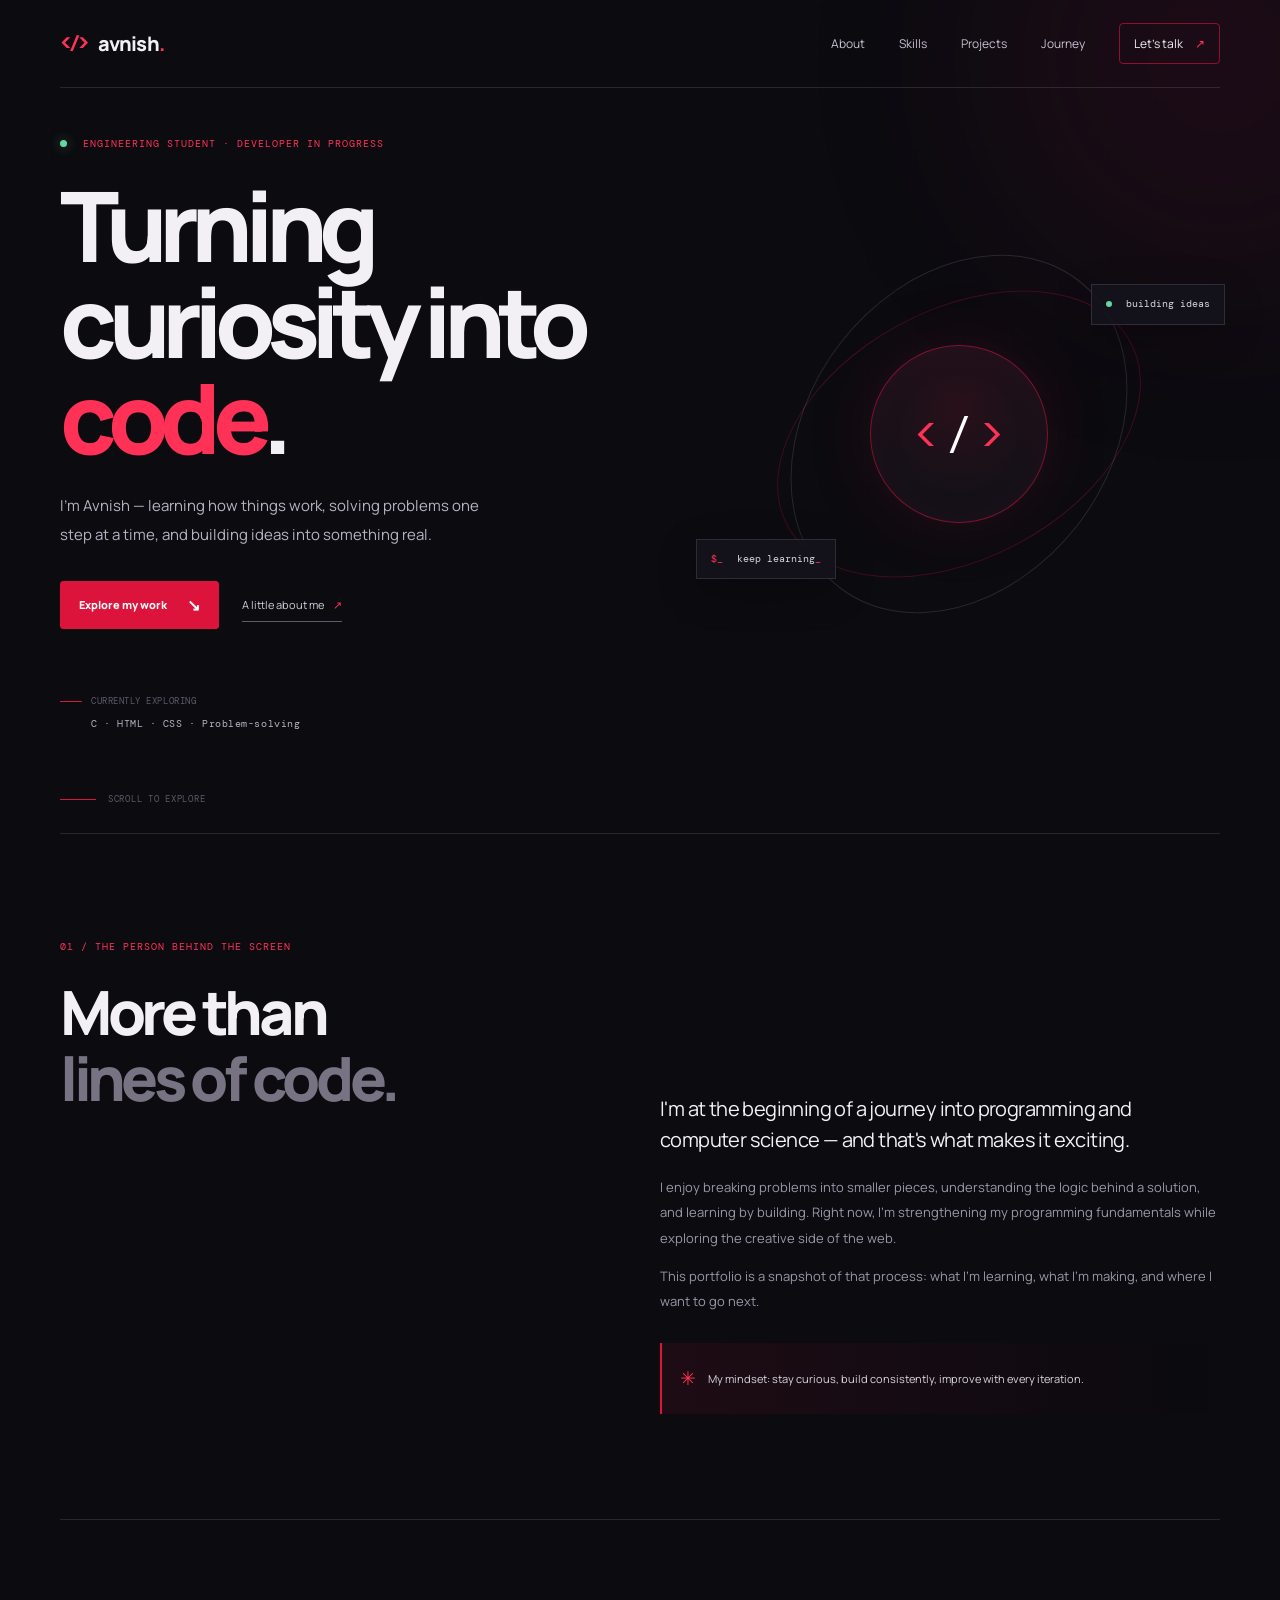
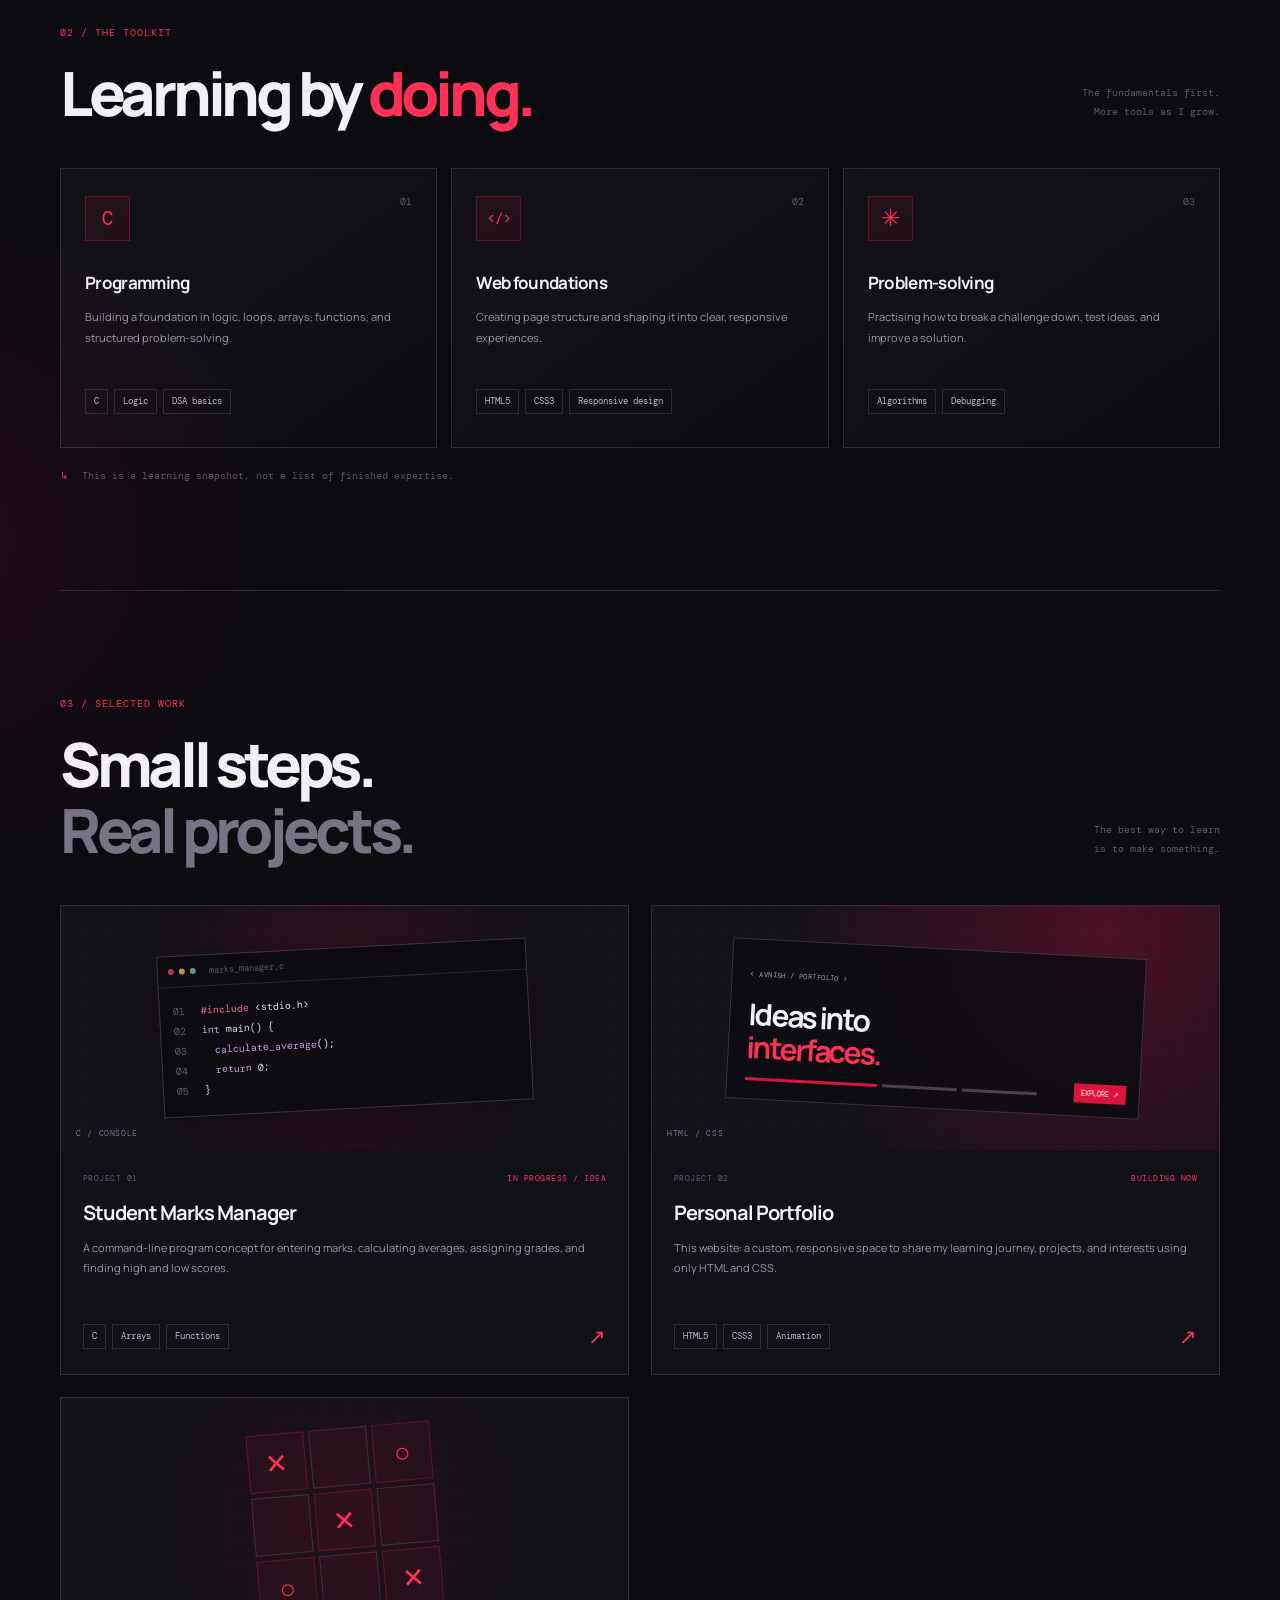
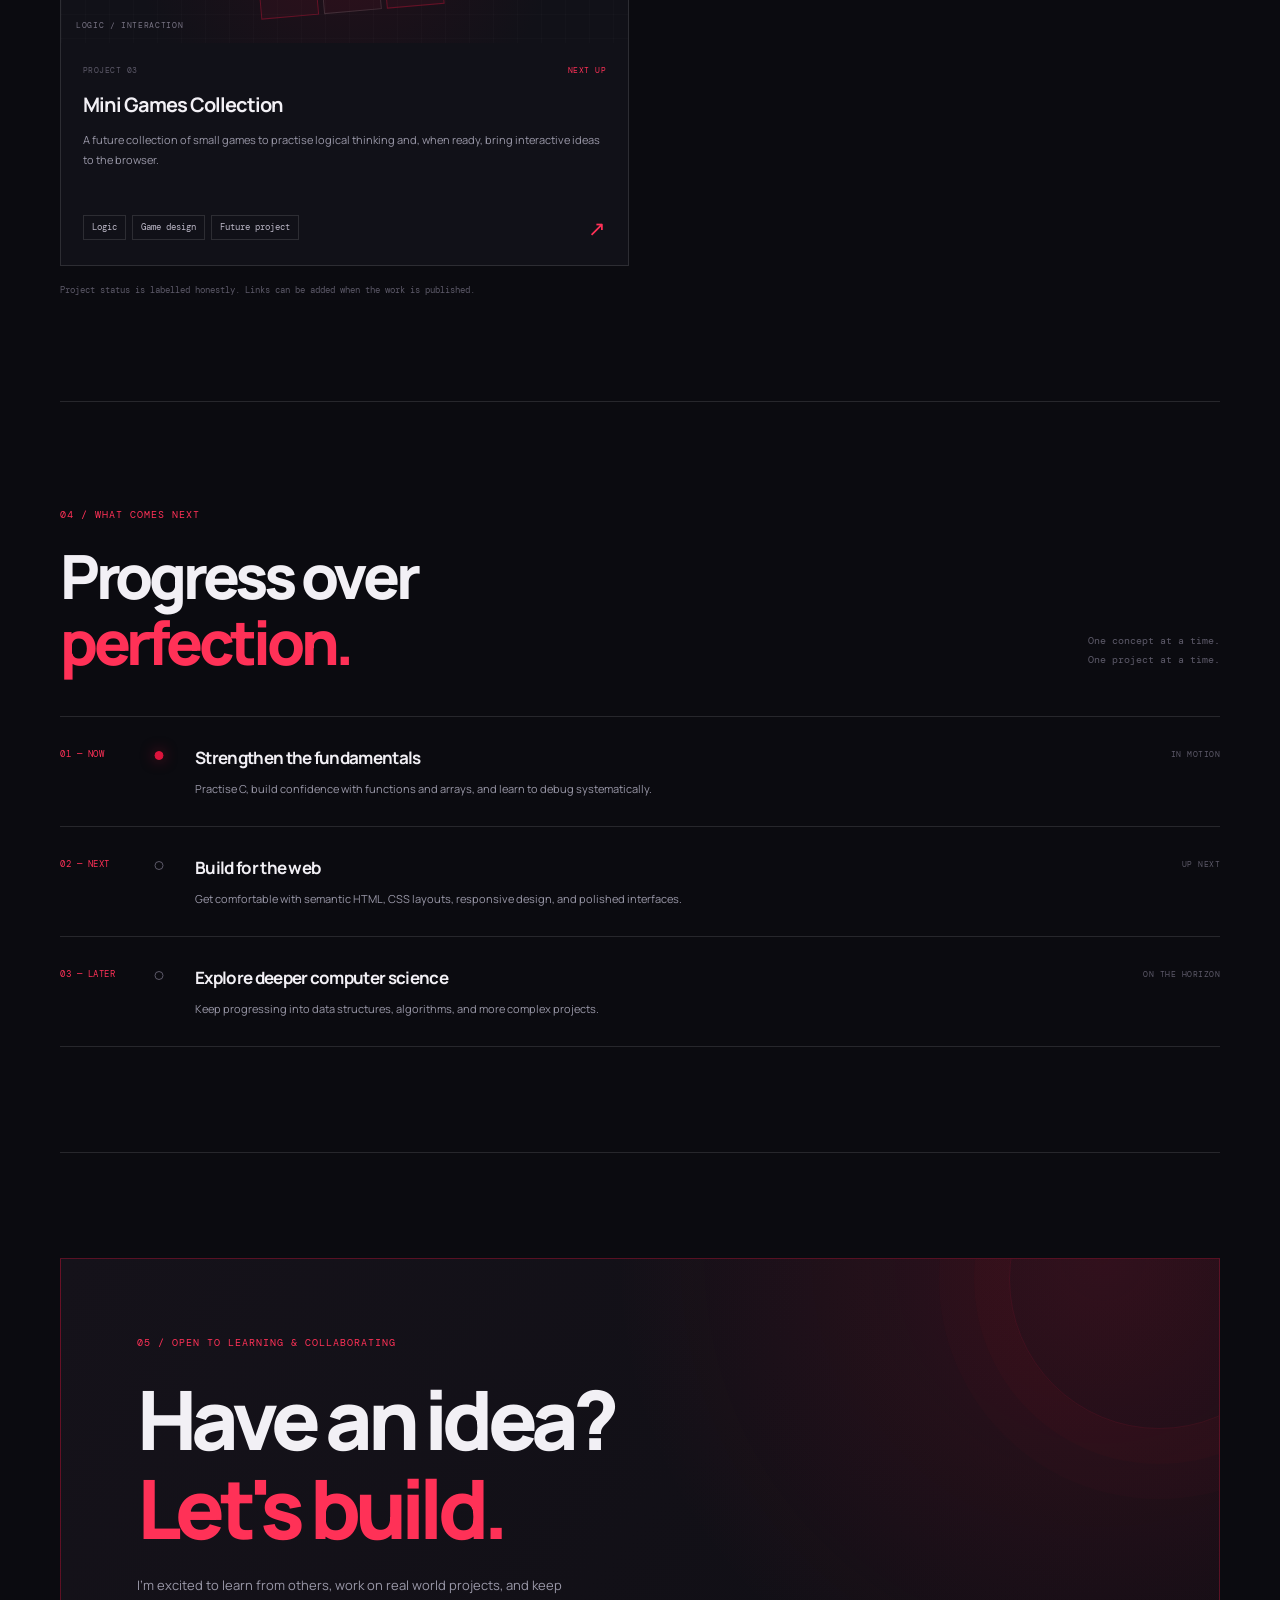
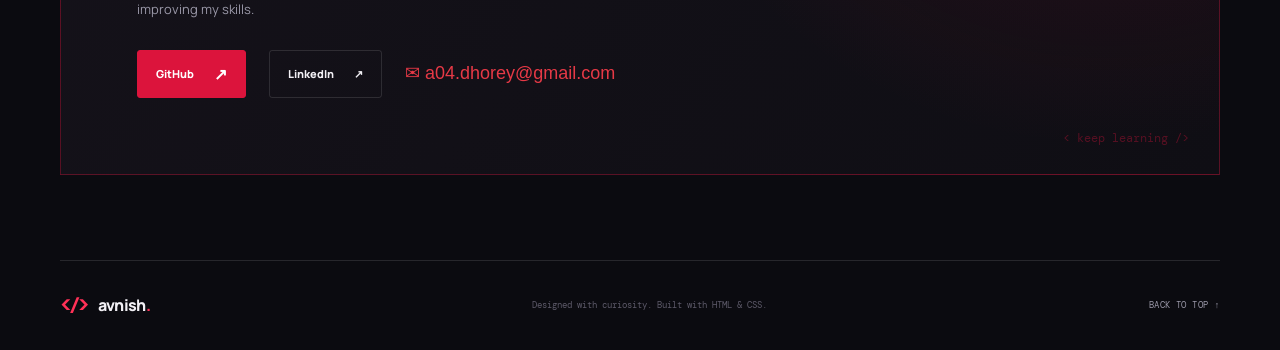
<file: index.html>
<!DOCTYPE html>
<html lang="en">
<head>
  <meta charset="UTF-8">
  <meta name="viewport" content="width=device-width, initial-scale=1.0">
  <meta name="description" content="Avnish's personal developer portfolio — learning, building, and exploring code.">
  <title>Avnish — Developer in Progress</title>
  <link rel="preconnect" href="https://fonts.googleapis.com">
  <link rel="preconnect" href="https://fonts.gstatic.com" crossorigin>
  <link href="https://fonts.googleapis.com/css2?family=DM+Mono:wght@400;500&family=Manrope:wght@400;500;600;700;800&display=swap" rel="stylesheet">
  <link rel="stylesheet" href="style.css">
</head>
<body>
  <div class="ambient ambient-top" aria-hidden="true"></div>
  <div class="ambient ambient-bottom" aria-hidden="true"></div>

  <header class="site-header">
    <a class="brand" href="#home" aria-label="Avnish home"><span class="brand-mark">&lt;/&gt;</span><span>avnish<span class="brand-dot">.</span></span></a>

    <input class="nav-toggle" type="checkbox" id="nav-toggle" aria-label="Toggle navigation">
    <label class="menu-button" for="nav-toggle" aria-label="Open navigation menu"><span></span><span></span></label>

    <nav class="nav-links" aria-label="Main navigation">
      <a href="#about">About</a>
      <a href="#skills">Skills</a>
      <a href="#projects">Projects</a>
      <a href="#journey">Journey</a>
      <a class="nav-contact" href="#contact">Let's talk <span>↗</span></a>
    </nav>
  </header>

  <main>
    <section class="hero section-wrap" id="home">
      <div class="hero-copy">
        <p class="eyebrow"><span class="status-dot"></span> ENGINEERING STUDENT · DEVELOPER IN PROGRESS</p>
        <h1>Turning<br>curiosity into<br><span class="accent-text">code<span class="period">.</span></span></h1>
        <p class="hero-description">I’m Avnish — learning how things work, solving problems one step at a time, and building ideas into something real.</p>
        <div class="hero-actions">
          <a class="button button-primary" href="#projects">Explore my work <span>↘</span></a>
          <a class="text-link" href="#about">A little about me <span>↗</span></a>
        </div>
        <div class="hero-meta">
          <span><span class="meta-line"></span> CURRENTLY EXPLORING</span>
          <span class="meta-value">C · HTML · CSS · Problem-solving</span>
        </div>
      </div>

      <div class="hero-visual" aria-label="Decorative code-inspired illustration">
        <div class="visual-orbit orbit-one"></div>
        <div class="visual-orbit orbit-two"></div>
        <div class="visual-core"><span>&lt;</span><strong>/</strong><span>&gt;</span></div>
        <div class="float-card float-card-top"><span class="mini-dot"></span> building ideas</div>
        <div class="float-card float-card-bottom"><span class="terminal-symbol">$_</span> keep learning<span class="cursor">_</span></div>
      </div>
      <a class="scroll-cue" href="#about"><span class="scroll-line"></span> SCROLL TO EXPLORE</a>
    </section>

    <section class="about section-wrap section-block" id="about">
      <div class="section-heading">
        <p class="eyebrow">01 / THE PERSON BEHIND THE SCREEN</p>
        <h2>More than<br><span class="muted-text">lines of code.</span></h2>
      </div>
      <div class="about-content">
        <p class="about-lead">I'm at the beginning of a journey into programming and computer science — and that's what makes it exciting.</p>
        <p>I enjoy breaking problems into smaller pieces, understanding the logic behind a solution, and learning by building. Right now, I'm strengthening my programming fundamentals while exploring the creative side of the web.</p>
        <p>This portfolio is a snapshot of that process: what I’m learning, what I'm making, and where I want to go next.</p>
        <div class="about-note"><span class="note-mark">✳</span><span>My mindset: stay curious, build consistently, improve with every iteration.</span></div>
      </div>
    </section>

    <section class="skills section-wrap section-block" id="skills">
      <div class="section-topline">
        <div>
          <p class="eyebrow">02 / THE TOOLKIT</p>
          <h2>Learning by <span class="accent-text">doing.</span></h2>
        </div>
        <p class="section-aside">The fundamentals first.<br>More tools as I grow.</p>
      </div>
      <div class="skills-grid">
        <article class="skill-card">
          <div class="skill-number">01</div><div class="skill-icon">C</div>
          <h3>Programming</h3>
          <p>Building a foundation in logic, loops, arrays, functions, and structured problem-solving.</p>
          <div class="skill-tags"><span>C</span><span>Logic</span><span>DSA basics</span></div>
        </article>
        <article class="skill-card">
          <div class="skill-number">02</div><div class="skill-icon icon-brackets">&lt;/&gt;</div>
          <h3>Web foundations</h3>
          <p>Creating page structure and shaping it into clear, responsive experiences.</p>
          <div class="skill-tags"><span>HTML5</span><span>CSS3</span><span>Responsive design</span></div>
        </article>
        <article class="skill-card">
          <div class="skill-number">03</div><div class="skill-icon icon-spark">✳</div>
          <h3>Problem-solving</h3>
          <p>Practising how to break a challenge down, test ideas, and improve a solution.</p>
          <div class="skill-tags"><span>Algorithms</span><span>Debugging</span></div>
        </article>
      </div>
      <p class="skills-footnote"><span>↳</span> This is a learning snapshot, not a list of finished expertise.</p>
    </section>

    <section class="projects section-wrap section-block" id="projects">
      <div class="section-topline">
        <div>
          <p class="eyebrow">03 / SELECTED WORK</p>
          <h2>Small steps.<br><span class="muted-text">Real projects.</span></h2>
        </div>
        <p class="section-aside">The best way to learn<br>is to make something.</p>
      </div>
      <div class="project-list">
        <article class="project-card">
          <div class="project-visual project-visual-one">
            <div class="mock-window"><div class="window-bar"><i></i><i></i><i></i><span>marks_manager.c</span></div><div class="code-lines"><span><b>01</b> <em>#include</em> &lt;stdio.h&gt;</span><span><b>02</b> <strong>int</strong> main() {</span><span><b>03</b> &nbsp; <i>calculate_average</i>();</span><span><b>04</b> &nbsp; <i>return</i> 0;</span><span><b>05</b> }</span></div></div>
            <span class="project-visual-label">C / CONSOLE</span>
          </div>
          <div class="project-info"><div class="project-meta"><span>PROJECT 01</span><span>IN PROGRESS / IDEA</span></div><h3>Student Marks Manager</h3><p>A command-line program concept for entering marks, calculating averages, assigning grades, and finding high and low scores.</p><div class="project-bottom"><div class="skill-tags"><span>C</span><span>Arrays</span><span>Functions</span></div><span class="project-arrow" aria-hidden="true">↗</span></div></div>
        </article>
        <article class="project-card">
          <div class="project-visual project-visual-two">
            <div class="portfolio-preview"><span class="preview-top">&lt; AVNISH / PORTFOLIO &gt;</span><strong>Ideas into<br><em>interfaces.</em></strong><div class="preview-lines"><i></i><i></i><i></i></div><span class="preview-button">EXPLORE ↗</span></div>
            <span class="project-visual-label">HTML / CSS</span>
          </div>
          <div class="project-info"><div class="project-meta"><span>PROJECT 02</span><span>BUILDING NOW</span></div><h3>Personal Portfolio</h3><p>This website: a custom, responsive space to share my learning journey, projects, and interests using only HTML and CSS.</p><div class="project-bottom"><div class="skill-tags"><span>HTML5</span><span>CSS3</span><span>Animation</span></div><span class="project-arrow" aria-hidden="true">↗</span></div></div>
        </article>
        <article class="project-card">
          <div class="project-visual project-visual-three">
            <div class="game-grid"><span>✕</span><span></span><span>○</span><span></span><span>✕</span><span></span><span>○</span><span></span><span>✕</span></div>
            <span class="project-visual-label">LOGIC / INTERACTION</span>
          </div>
          <div class="project-info"><div class="project-meta"><span>PROJECT 03</span><span>NEXT UP</span></div><h3>Mini Games Collection</h3><p>A future collection of small games to practise logical thinking and, when ready, bring interactive ideas to the browser.</p><div class="project-bottom"><div class="skill-tags"><span>Logic</span><span>Game design</span><span>Future project</span></div><span class="project-arrow" aria-hidden="true">↗</span></div></div>
        </article>
      </div>
      <p class="project-disclaimer">Project status is labelled honestly. Links can be added when the work is published.</p>
    </section>

    <section class="journey section-wrap section-block" id="journey">
      <div class="section-topline">
        <div><p class="eyebrow">04 / WHAT COMES NEXT</p><h2>Progress over<br><span class="accent-text">perfection.</span></h2></div>
        <p class="section-aside">One concept at a time.<br>One project at a time.</p>
      </div>
      <div class="timeline">
        <article class="timeline-item"><span class="timeline-dot active"></span><div class="timeline-label">01 — NOW</div><div><h3>Strengthen the fundamentals</h3><p>Practise C, build confidence with functions and arrays, and learn to debug systematically.</p></div><span class="timeline-status">IN MOTION</span></article>
        <article class="timeline-item"><span class="timeline-dot"></span><div class="timeline-label">02 — NEXT</div><div><h3>Build for the web</h3><p>Get comfortable with semantic HTML, CSS layouts, responsive design, and polished interfaces.</p></div><span class="timeline-status">UP NEXT</span></article>
        <article class="timeline-item"><span class="timeline-dot"></span><div class="timeline-label">03 — LATER</div><div><h3>Explore deeper computer science</h3><p>Keep progressing into data structures, algorithms, and more complex projects.</p></div><span class="timeline-status">ON THE HORIZON</span></article>
      </div>
    </section>

    <section class="contact section-wrap section-block" id="contact">
      <div class="contact-panel">
        <div class="contact-orbit" aria-hidden="true"></div>
        <p class="eyebrow">05 / OPEN TO LEARNING & COLLABORATING</p>
        <h2>Have an idea?<br><span class="accent-text">Let's build.</span></h2>
        <p class="contact-copy">I'm excited to learn from others, work on real world projects, and keep improving my skills.</p>
        <div class="contact-actions">


          <!-- MY LINKS-->
          <a class="button button-primary" href="https://github.com/kaneki920" target="_blank" rel="noreferrer">GitHub <span>↗</span></a>
          <a class="button button-outline" href="https://www.linkedin.com/in/avnish-dhorey-1a7137410/" target="_blank" rel="noreferrer">LinkedIn <span>↗</span></a>
          <a href="mailto:a04.dhorey@gmail.com" class="email">✉ a04.dhorey@gmail.com</a>
        </div>
        <span class="contact-code">&lt; keep learning /&gt;</span>
      </div>
    </section>
  </main>

  <footer class="site-footer section-wrap">
    <a class="brand footer-brand" href="#home"><span class="brand-mark">&lt;/&gt;</span><span>avnish<span class="brand-dot">.</span></span></a>
    <p>Designed with curiosity. Built with HTML & CSS.</p>
    <a href="#home" class="back-top">BACK TO TOP ↑</a>
  </footer>
</body>
</html>
</file>
<file: style.css>
:root {
  --bg: #0b0b10;
  --panel: #111118;
  --panel-light: #171720;
  --text: #f2f0f5;
  --muted: #9a98a8;
  --faint: #5d5a69;
  --accent: #dc143c;
  --accent-light: #ff3157;
  --line: rgba(242, 240, 245, 0.12);
  --mono: "DM Mono", "Courier New", monospace;
  --sans: "Manrope", Arial, sans-serif;
}

* { box-sizing: border-box; }
html { scroll-behavior: smooth; scroll-padding-top: 90px; }
body {
  margin: 0;
  background: var(--bg);
  color: var(--text);
  font-family: var(--sans);
  line-height: 1.65;
  overflow-x: hidden;
}
body::before {
  content: "";
  position: fixed;
  inset: 0;
  pointer-events: none;
  z-index: -1;
  opacity: .22;
  background-image: linear-gradient(rgba(255,255,255,.035) 1px, transparent 1px),
                    linear-gradient(90deg, rgba(255,255,255,.035) 1px, transparent 1px);
  background-size: 48px 48px;
}
a { color: inherit; text-decoration: none; }
button, input { font: inherit; }
::selection { color: white; background: var(--accent); }

.ambient {
  position: absolute;
  width: 480px;
  height: 480px;
  border-radius: 50%;
  filter: blur(100px);
  pointer-events: none;
  opacity: .13;
  z-index: -1;
}
.ambient-top { top: -180px; right: -180px; background: #8a1740; }
.ambient-bottom { top: 1900px; left: -300px; background: #8a1740; }

.section-wrap, .site-header { width: min(1160px, calc(100% - 64px)); margin-inline: auto; }
.site-header {
  min-height: 88px;
  display: flex;
  align-items: center;
  justify-content: space-between;
  border-bottom: 1px solid var(--line);
  position: relative;
  z-index: 10;
}
.brand { display: inline-flex; align-items: center; gap: 11px; font-weight: 800; letter-spacing: -.04em; font-size: 20px; }
.brand-mark { color: var(--accent-light); font-family: var(--mono); font-size: 18px; letter-spacing: -.12em; }
.brand-dot { color: var(--accent-light); }
.nav-links { display: flex; align-items: center; gap: 34px; font-size: 12px; color: #c6c3d0; }
.nav-links a { transition: color .2s ease; }
.nav-links a:hover, .nav-links a:focus-visible { color: var(--accent-light); }
.nav-contact { border: 1px solid rgba(220,20,60,.6); padding: 10px 14px; border-radius: 4px; color: var(--text) !important; }
.nav-contact span { color: var(--accent-light); margin-left: 10px; }
.nav-toggle, .menu-button { display: none; }

.hero {
  min-height: 690px;
  display: grid;
  grid-template-columns: 1.1fr .9fr;
  align-items: center;
  position: relative;
  padding-top: 48px;
  padding-bottom: 100px;
}
.hero-copy { position: relative; z-index: 2; }
.eyebrow { color: var(--accent-light); font-family: var(--mono); font-size: 10px; letter-spacing: .1em; margin: 0 0 24px; }
.status-dot { display: inline-block; width: 7px; height: 7px; border-radius: 50%; background: #66d6a3; margin-right: 9px; box-shadow: 0 0 12px rgba(102,214,163,.5); }
h1, h2, h3, p { margin-top: 0; }
h1 { font-size: clamp(56px, 7.6vw, 100px); letter-spacing: -.085em; line-height: .99; font-weight: 800; margin-bottom: 27px; }
.accent-text { color: var(--accent-light); }
.period { color: var(--text); }
.hero-description { color: #b7b4c2; font-size: 15px; max-width: 450px; line-height: 1.9; margin-bottom: 32px; }
.hero-actions, .contact-actions { display: flex; flex-wrap: wrap; align-items: center; gap: 23px; }
.button { display: inline-flex; justify-content: center; align-items: center; gap: 20px; min-height: 48px; padding: 0 18px; font-size: 11px; font-weight: 800; transition: transform .25s ease, background .25s ease, border-color .25s ease; border-radius: 3px; }
.button:hover { transform: translateY(-3px); }
.button-primary { color: white; background: var(--accent); border: 1px solid var(--accent); }
.button-primary:hover { background: #b80f31; border-color: #b80f31; }
.button-primary span { font-size: 16px; }
.button-outline { border: 1px solid var(--line); }
.button-outline:hover { border-color: var(--accent); }
.text-link { color: #d1ced9; font-size: 11px; border-bottom: 1px solid var(--faint); padding: 7px 0; transition: color .2s ease, border-color .2s ease; }
.text-link span { color: var(--accent-light); margin-left: 7px; }
.text-link:hover { color: white; border-color: var(--accent-light); }
.hero-meta { display: flex; flex-direction: column; gap: 7px; margin-top: 65px; font-family: var(--mono); font-size: 9px; letter-spacing: .06em; color: var(--faint); }
.hero-meta > span:first-child { display: flex; align-items: center; gap: 9px; }
.meta-line { width: 22px; height: 1px; background: var(--accent); }
.meta-value { color: #b7b4c2; padding-left: 31px; font-size: 10px; }

.hero-visual { min-height: 430px; position: relative; display: grid; place-items: center; }
.visual-orbit { position: absolute; border: 1px solid rgba(220,20,60,.25); border-radius: 50%; transform: rotate(-28deg); }
.orbit-one { width: 390px; height: 250px; animation: orbit 18s linear infinite; }
.orbit-two { width: 300px; height: 390px; border-color: rgba(242,240,245,.12); transform: rotate(38deg); animation: orbit-reverse 22s linear infinite; }
.visual-core { width: 178px; height: 178px; border: 1px solid rgba(220,20,60,.55); background: radial-gradient(circle at 50% 35%, #29101a, #111118 72%); box-shadow: 0 0 70px rgba(220,20,60,.13), inset 0 0 35px rgba(220,20,60,.08); border-radius: 50%; display: flex; align-items: center; justify-content: center; gap: 7px; font-family: var(--mono); font-size: 43px; animation: core-pulse 4s ease-in-out infinite; }
.visual-core span { color: var(--accent-light); }
.visual-core strong { color: white; font-weight: 400; }
.float-card { position: absolute; padding: 11px 14px; background: rgba(20,19,28,.9); border: 1px solid var(--line); color: #d9d6e1; font-family: var(--mono); font-size: 10px; box-shadow: 0 12px 40px rgba(0,0,0,.22); }
.float-card-top { top: 65px; right: -5px; animation: float 5s ease-in-out infinite; }
.float-card-bottom { bottom: 70px; left: -2px; animation: float 6s ease-in-out infinite reverse; }
.mini-dot { display: inline-block; width: 6px; height: 6px; border-radius: 50%; background: #66d6a3; margin-right: 8px; }
.terminal-symbol { color: var(--accent-light); margin-right: 8px; }
.cursor { color: var(--accent-light); animation: blink 1s steps(2, start) infinite; }
.visual-index { position: absolute; right: 10px; bottom: 10px; font-family: var(--mono); color: var(--faint); font-size: 9px; letter-spacing: .06em; }
.visual-index span { color: var(--muted); }
.scroll-cue { position: absolute; bottom: 26px; left: 0; display: flex; align-items: center; gap: 12px; font-family: var(--mono); font-size: 9px; letter-spacing: .08em; color: var(--faint); }
.scroll-line { display: inline-block; width: 36px; height: 1px; background: var(--accent); }

.section-block { padding-top: 105px; padding-bottom: 105px; border-top: 1px solid var(--line); }
.section-heading { display: grid; grid-template-columns: 1fr 1fr; align-items: start; }
.section-heading .eyebrow { grid-column: 1 / -1; }
h2 { font-size: clamp(38px, 5vw, 61px); line-height: 1.08; letter-spacing: -.07em; font-weight: 800; margin-bottom: 0; }
.muted-text { color: #777383; }
.about-content { max-width: 560px; margin-left: auto; margin-top: -18px; color: var(--muted); font-size: 13px; line-height: 1.95; }
.about-lead { color: var(--text); font-size: 20px; line-height: 1.55; letter-spacing: -.03em; }
.about-note { display: flex; align-items: center; gap: 12px; margin-top: 28px; padding: 17px 18px; border-left: 2px solid var(--accent); background: linear-gradient(90deg, rgba(220,20,60,.09), transparent); color: #d9d6e1; font-size: 11px; }
.note-mark { color: var(--accent-light); font-size: 19px; }

.section-topline { display: flex; justify-content: space-between; align-items: end; gap: 24px; margin-bottom: 42px; }
.section-topline .eyebrow { margin-bottom: 19px; }
.section-aside { color: var(--faint); font-family: var(--mono); font-size: 10px; line-height: 1.9; text-align: right; margin-bottom: 5px; }
.skills-grid { display: grid; grid-template-columns: repeat(3, 1fr); gap: 14px; }
.skill-card { position: relative; min-height: 280px; padding: 27px 24px 24px; background: linear-gradient(145deg, rgba(255,255,255,.035), rgba(255,255,255,.008)); border: 1px solid var(--line); transition: transform .25s ease, border-color .25s ease, background .25s ease; }
.skill-card:hover { transform: translateY(-6px); border-color: rgba(220,20,60,.65); background: linear-gradient(145deg, rgba(220,20,60,.08), rgba(255,255,255,.008)); }
.skill-number { position: absolute; top: 25px; right: 24px; color: var(--faint); font-family: var(--mono); font-size: 10px; }
.skill-icon { width: 45px; height: 45px; display: grid; place-items: center; border: 1px solid rgba(220,20,60,.35); background: rgba(220,20,60,.08); color: var(--accent-light); font-family: var(--mono); font-size: 19px; margin-bottom: 28px; }
.icon-brackets { font-size: 14px; }
.icon-spark { font-size: 23px; }
.skill-card h3 { font-size: 17px; letter-spacing: -.04em; margin-bottom: 10px; }
.skill-card p { color: var(--muted); font-size: 11px; line-height: 1.85; min-height: 62px; margin-bottom: 20px; }
.skill-tags { display: flex; flex-wrap: wrap; gap: 6px; }
.skill-tags span { color: #bdb9c8; border: 1px solid var(--line); padding: 4px 8px; font-family: var(--mono); font-size: 9px; }
.skills-footnote { color: var(--faint); font-family: var(--mono); font-size: 10px; margin: 20px 0 0; }
.skills-footnote span { color: var(--accent-light); margin-right: 8px; }

.project-list { display: grid; grid-template-columns: repeat(2, 1fr); gap: 22px; }
.project-card { background: var(--panel); border: 1px solid var(--line); min-width: 0; transition: border-color .25s ease, transform .25s ease; }
.project-card:hover { border-color: rgba(220,20,60,.6); transform: translateY(-4px); }
.project-visual { height: 245px; position: relative; display: grid; place-items: center; overflow: hidden; background: #14121a; }
.project-visual::before { content: ""; position: absolute; inset: 0; opacity: .22; background-image: linear-gradient(rgba(255,255,255,.07) 1px, transparent 1px), linear-gradient(90deg, rgba(255,255,255,.07) 1px, transparent 1px); background-size: 24px 24px; }
.project-visual-one { background: radial-gradient(circle at 50% 45%, #36101d, #15121a 65%); }
.project-visual-two { background: radial-gradient(circle at 80% 10%, #4b1024, #15121a 62%); }
.project-visual-three { background: radial-gradient(circle at 50% 50%, #24101a, #111118 70%); }
.mock-window { position: relative; width: min(82%, 370px); border: 1px solid rgba(255,255,255,.18); background: rgba(10,10,15,.9); box-shadow: 0 18px 60px rgba(0,0,0,.35); transform: rotate(-3deg); transition: transform .35s ease; }
.project-card:hover .mock-window { transform: rotate(0) scale(1.02); }
.window-bar { height: 31px; display: flex; align-items: center; gap: 5px; padding: 0 10px; border-bottom: 1px solid var(--line); color: var(--faint); font: 9px var(--mono); }
.window-bar i { width: 6px; height: 6px; background: #a83a52; border-radius: 50%; }
.window-bar i:nth-child(2) { background: #c18d54; }.window-bar i:nth-child(3) { background: #5b9b7a; }
.window-bar span { margin-left: 8px; }
.code-lines { display: flex; flex-direction: column; gap: 7px; padding: 17px 13px 19px; font: 10px var(--mono); color: #e1dce7; }
.code-lines b { color: #625d6e; font-weight: 400; margin-right: 10px; }
.code-lines em { color: #e86c8a; font-style: normal; }.code-lines strong { color: #a6c6f0; font-weight: 400; }.code-lines i { color: #c6a3e8; font-style: normal; }
.portfolio-preview { position: relative; width: 73%; min-height: 160px; border: 1px solid rgba(255,255,255,.16); background: rgba(12,11,17,.82); padding: 18px; transform: rotate(3deg); transition: transform .35s ease; }
.project-card:hover .portfolio-preview { transform: rotate(0) scale(1.02); }
.preview-top { font: 7px var(--mono); color: #a6a0b3; letter-spacing: .06em; }
.portfolio-preview strong { display: block; font-size: clamp(20px, 3vw, 30px); line-height: 1.08; letter-spacing: -.07em; margin-top: 15px; }
.portfolio-preview em { color: var(--accent-light); font-style: normal; }
.preview-lines { display: flex; gap: 5px; margin-top: 14px; }.preview-lines i { height: 3px; background: #48404e; width: 20%; }.preview-lines i:first-child { background: var(--accent); width: 35%; }
.preview-button { position: absolute; right: 13px; bottom: 13px; color: white; background: var(--accent); font: 7px var(--mono); padding: 5px 7px; }
.game-grid { position: relative; display: grid; grid-template-columns: repeat(3, 58px); gap: 5px; transform: rotate(-5deg); transition: transform .35s ease; }
.project-card:hover .game-grid { transform: rotate(0) scale(1.05); }
.game-grid span { height: 58px; display: grid; place-items: center; border: 1px solid rgba(220,20,60,.35); background: rgba(220,20,60,.06); color: var(--accent-light); font: 27px var(--mono); }
.game-grid span:nth-child(2), .game-grid span:nth-child(4), .game-grid span:nth-child(6), .game-grid span:nth-child(8) { border-color: rgba(255,255,255,.12); }
.project-visual-label { position: absolute; bottom: 13px; left: 15px; color: #777383; font: 8px var(--mono); letter-spacing: .08em; }
.project-info { padding: 22px 22px 20px; }
.project-meta { display: flex; justify-content: space-between; gap: 10px; color: var(--faint); font: 8px var(--mono); letter-spacing: .06em; margin-bottom: 13px; }
.project-meta span:last-child { color: var(--accent-light); text-align: right; }
.project-info h3 { font-size: 20px; letter-spacing: -.05em; margin-bottom: 9px; }
.project-info > p { color: var(--muted); font-size: 11px; line-height: 1.85; min-height: 62px; margin-bottom: 19px; }
.project-bottom { display: flex; align-items: center; justify-content: space-between; gap: 12px; }
.project-arrow { color: var(--accent-light); font-size: 21px; transition: transform .2s ease; }.project-card:hover .project-arrow { transform: translate(3px, -3px); }
.project-disclaimer { margin: 18px 0 0; font: 9px var(--mono); color: var(--faint); }

.timeline { margin-top: 20px; border-top: 1px solid var(--line); }
.timeline-item { position: relative; display: grid; grid-template-columns: 110px 1fr auto; align-items: start; gap: 25px; padding: 27px 0; border-bottom: 1px solid var(--line); }
.timeline-label { color: var(--accent-light); font: 9px var(--mono); letter-spacing: .06em; padding-top: 4px; }
.timeline-item h3 { font-size: 17px; letter-spacing: -.04em; margin-bottom: 7px; }
.timeline-item p { color: var(--muted); font-size: 11px; line-height: 1.8; max-width: 560px; margin-bottom: 0; }
.timeline-dot { position: absolute; left: 99px; top: 34px; width: 9px; height: 9px; border-radius: 50%; border: 1px solid var(--faint); background: var(--bg); transform: translateX(-50%); }
.timeline-dot.active { background: var(--accent); border-color: var(--accent); box-shadow: 0 0 14px rgba(220,20,60,.5); }
.timeline-status { color: var(--faint); font: 8px var(--mono); letter-spacing: .06em; padding-top: 5px; }

.email {
  color: #e63946;
  text-decoration: none;
  font-size: 18px;
  font-family: Arial, Helvetica, sans-serif;
  transition: 0.3s ease;
}
.contact { padding-bottom: 85px; }
.contact-panel { position: relative; overflow: hidden; padding: clamp(32px, 7vw, 76px); border: 1px solid rgba(220,20,60,.35); background: radial-gradient(circle at 90% 0%, rgba(220,20,60,.16), transparent 42%), linear-gradient(130deg, #15121a, #0f0e14); }
.contact-panel .eyebrow { position: relative; z-index: 1; }
.contact-panel h2 { position: relative; z-index: 1; font-size: clamp(48px, 7vw, 82px); margin-bottom: 20px; }
.contact-copy { position: relative; z-index: 1; color: var(--muted); max-width: 460px; font-size: 13px; line-height: 1.9; margin-bottom: 28px; }
.contact-actions { position: relative; z-index: 1; }
.contact-code { position: absolute; bottom: 28px; right: 30px; color: rgba(220,20,60,.35); font: 12px var(--mono); }
.contact-orbit { position: absolute; width: 300px; height: 300px; border: 1px solid rgba(220,20,60,.12); border-radius: 50%; right: -90px; top: -130px; box-shadow: 0 0 0 35px rgba(220,20,60,.025), 0 0 0 70px rgba(220,20,60,.02); }
.site-footer { min-height: 90px; border-top: 1px solid var(--line); display: flex; align-items: center; justify-content: space-between; gap: 20px; }
.footer-brand { font-size: 16px; }
.site-footer p { margin: 0; color: var(--faint); font: 9px var(--mono); text-align: center; }
.back-top { color: var(--muted); font: 9px var(--mono); letter-spacing: .05em; transition: color .2s ease; }.back-top:hover { color: var(--accent-light); }

@keyframes orbit { from { transform: rotate(-28deg); } to { transform: rotate(332deg); } }
@keyframes orbit-reverse { from { transform: rotate(38deg); } to { transform: rotate(-322deg); } }
@keyframes core-pulse { 0%, 100% { box-shadow: 0 0 55px rgba(220,20,60,.1), inset 0 0 35px rgba(220,20,60,.06); } 50% { box-shadow: 0 0 85px rgba(220,20,60,.22), inset 0 0 45px rgba(220,20,60,.12); } }
@keyframes float { 0%, 100% { translate: 0 0; } 50% { translate: 0 -9px; } }
@keyframes blink { to { visibility: hidden; } }

:focus-visible { outline: 2px solid var(--accent-light); outline-offset: 4px; }

@media (max-width: 850px) {
  .section-wrap, .site-header { width: min(100% - 42px, 700px); }
  .nav-links { gap: 19px; }
  .hero { min-height: 600px; grid-template-columns: 1.1fr .9fr; }
  .hero-visual { transform: scale(.85); transform-origin: center; }
  .orbit-one { width: 330px; }.orbit-two { height: 330px; width: 260px; }
  .skills-grid { gap: 10px; }.skill-card { padding: 22px 17px; }
  .project-list { gap: 14px; }.project-info { padding: 18px; }
  .timeline-item { grid-template-columns: 95px 1fr; gap: 18px; }
  .timeline-dot { left: 85px; }.timeline-status { grid-column: 2; margin-top: -7px; }
}

@media (max-width: 640px) {
  html { scroll-padding-top: 72px; }
  .section-wrap, .site-header { width: calc(100% - 36px); }
  .site-header { min-height: 72px; }
  .menu-button { display: flex; flex-direction: column; justify-content: center; gap: 6px; width: 44px; height: 44px; cursor: pointer; align-items: center; }
  .menu-button span { display: block; width: 21px; height: 1px; background: var(--text); transition: transform .2s ease; }
  .nav-toggle { position: absolute; width: 1px; height: 1px; opacity: 0; pointer-events: none; }
  .nav-links { display: none; position: absolute; top: 71px; left: 0; right: 0; padding: 18px; background: #111118; border: 1px solid var(--line); flex-direction: column; align-items: stretch; gap: 0; box-shadow: 0 18px 40px rgba(0,0,0,.3); }
  .nav-links a { padding: 13px 8px; }
  .nav-links .nav-contact { text-align: center; margin-top: 8px; }
  .nav-toggle:checked ~ .nav-links { display: flex; }
  .nav-toggle:checked + .menu-button span:first-child { transform: translateY(3.5px) rotate(45deg); }
  .nav-toggle:checked + .menu-button span:last-child { transform: translateY(-3.5px) rotate(-45deg); }
  .hero { display: flex; flex-direction: column; align-items: stretch; padding-top: 76px; padding-bottom: 80px; min-height: auto; }
  .eyebrow { font-size: 9px; line-height: 1.8; }
  h1 { font-size: clamp(56px, 16vw, 82px); }
  .hero-description { font-size: 13px; }
  .hero-meta { margin-top: 40px; }
  .hero-visual { min-height: 340px; transform: scale(.88); margin: 10px 0 0; }
  .float-card-top { right: 0; top: 30px; }.float-card-bottom { bottom: 35px; left: 0; }
  .scroll-cue { bottom: 20px; }
  .section-block { padding-top: 75px; padding-bottom: 75px; }
  .section-heading { display: block; }
  .section-heading h2 { margin-bottom: 25px; }
  .about-content { margin-top: 0; font-size: 12px; }
  .about-lead { font-size: 18px; }
  .section-topline { align-items: start; flex-direction: column; margin-bottom: 28px; }
  .section-aside { text-align: left; }
  .skills-grid { grid-template-columns: 1fr; }
  .skill-card { min-height: auto; padding: 24px; }
  .skill-card p { min-height: 0; }
  .project-list { grid-template-columns: 1fr; }
  .project-visual { height: 220px; }
  .project-info > p { min-height: 0; }
  .timeline-item { grid-template-columns: 1fr; gap: 8px; padding: 25px 0 25px 20px; }
  .timeline-dot { left: 2px; top: 31px; transform: none; }
  .timeline-label { margin-bottom: 2px; }
  .timeline-status { grid-column: 1; margin-top: 3px; }
  .contact { padding-bottom: 60px; }
  .contact-panel { padding: 30px 22px 36px; }
  .contact-panel h2 { font-size: clamp(46px, 13vw, 68px); }
  .contact-copy { font-size: 12px; }
  .contact-actions { gap: 12px; }
  .contact-actions .button { flex: 1 1 125px; }
  .contact-code { right: 16px; bottom: 12px; font-size: 9px; }
  .site-footer { padding: 24px 0; flex-wrap: wrap; min-height: auto; }
  .site-footer p { order: 3; width: 100%; text-align: left; }
  .back-top { margin-left: auto; }
}

@media (prefers-reduced-motion: reduce) {
  *, *::before, *::after { scroll-behavior: auto !important; animation-duration: .01ms !important; animation-iteration-count: 1 !important; transition-duration: .01ms !important; }
}
</file>
